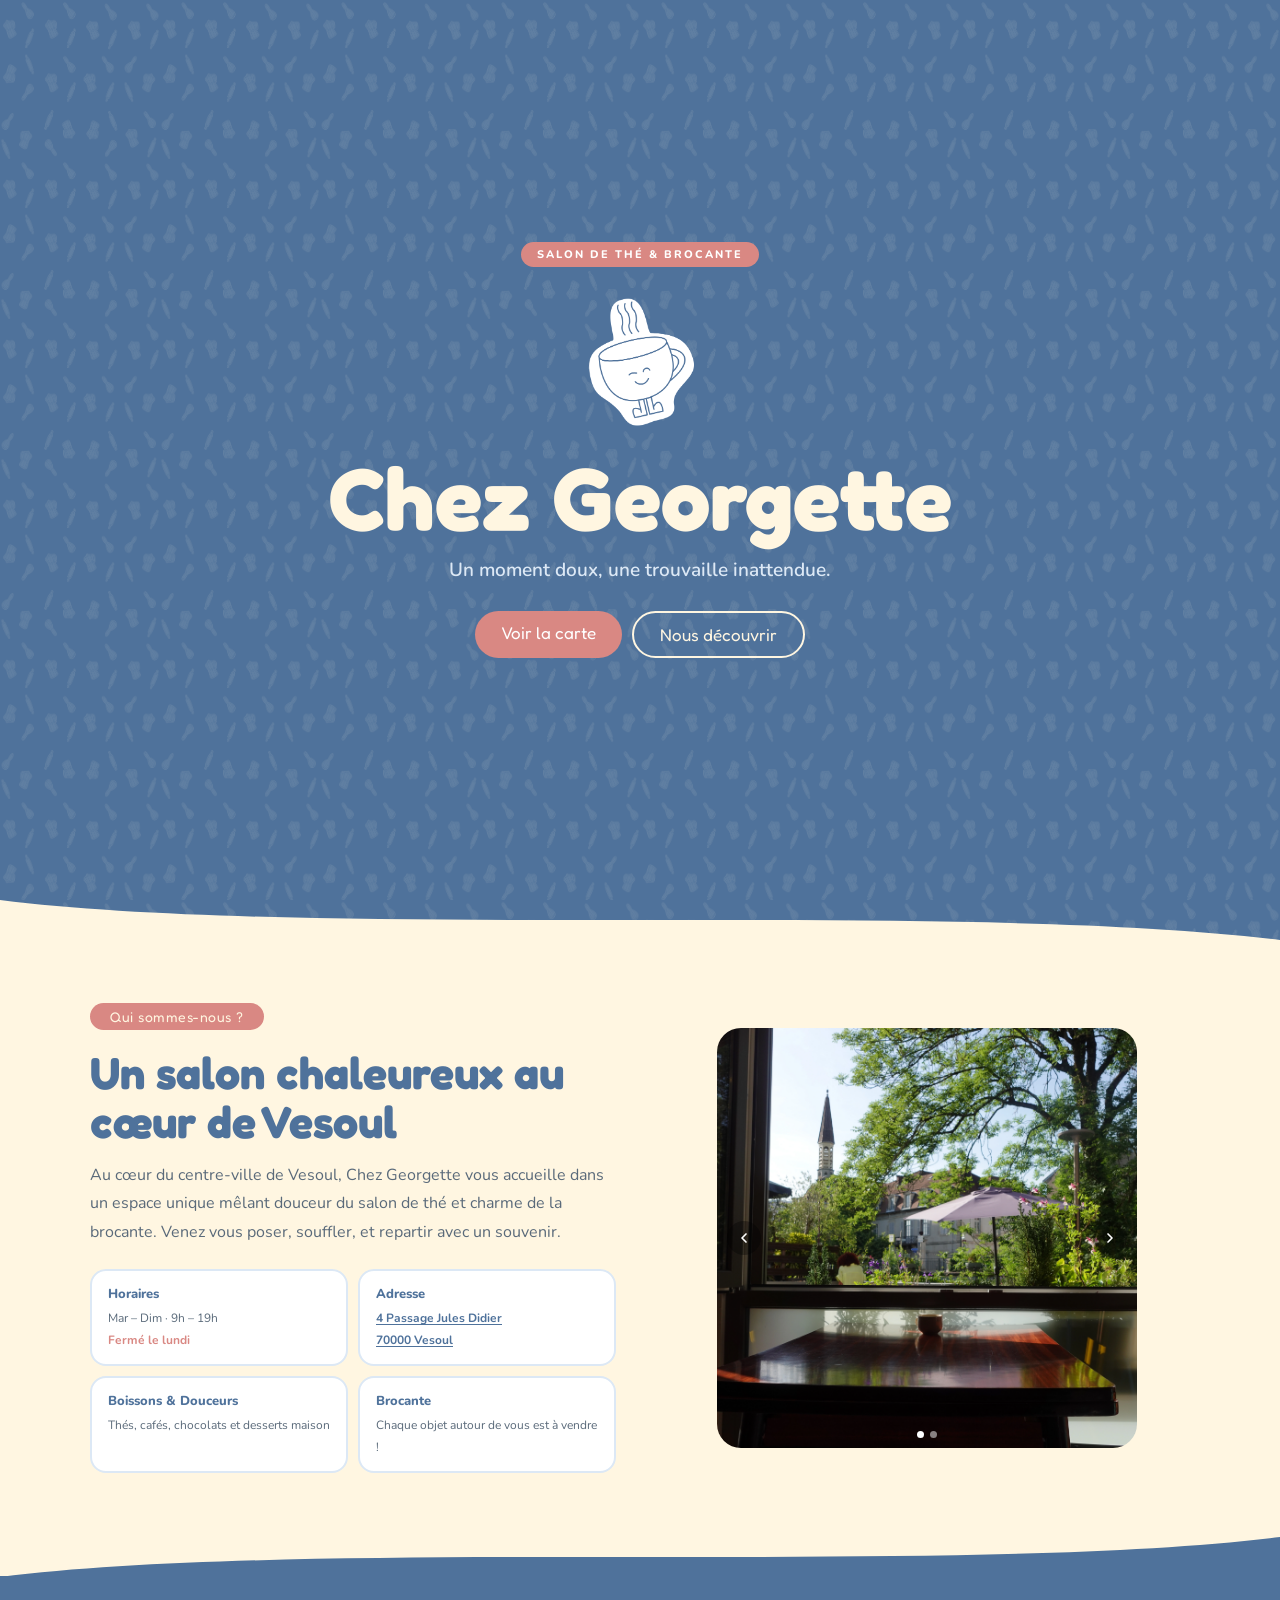
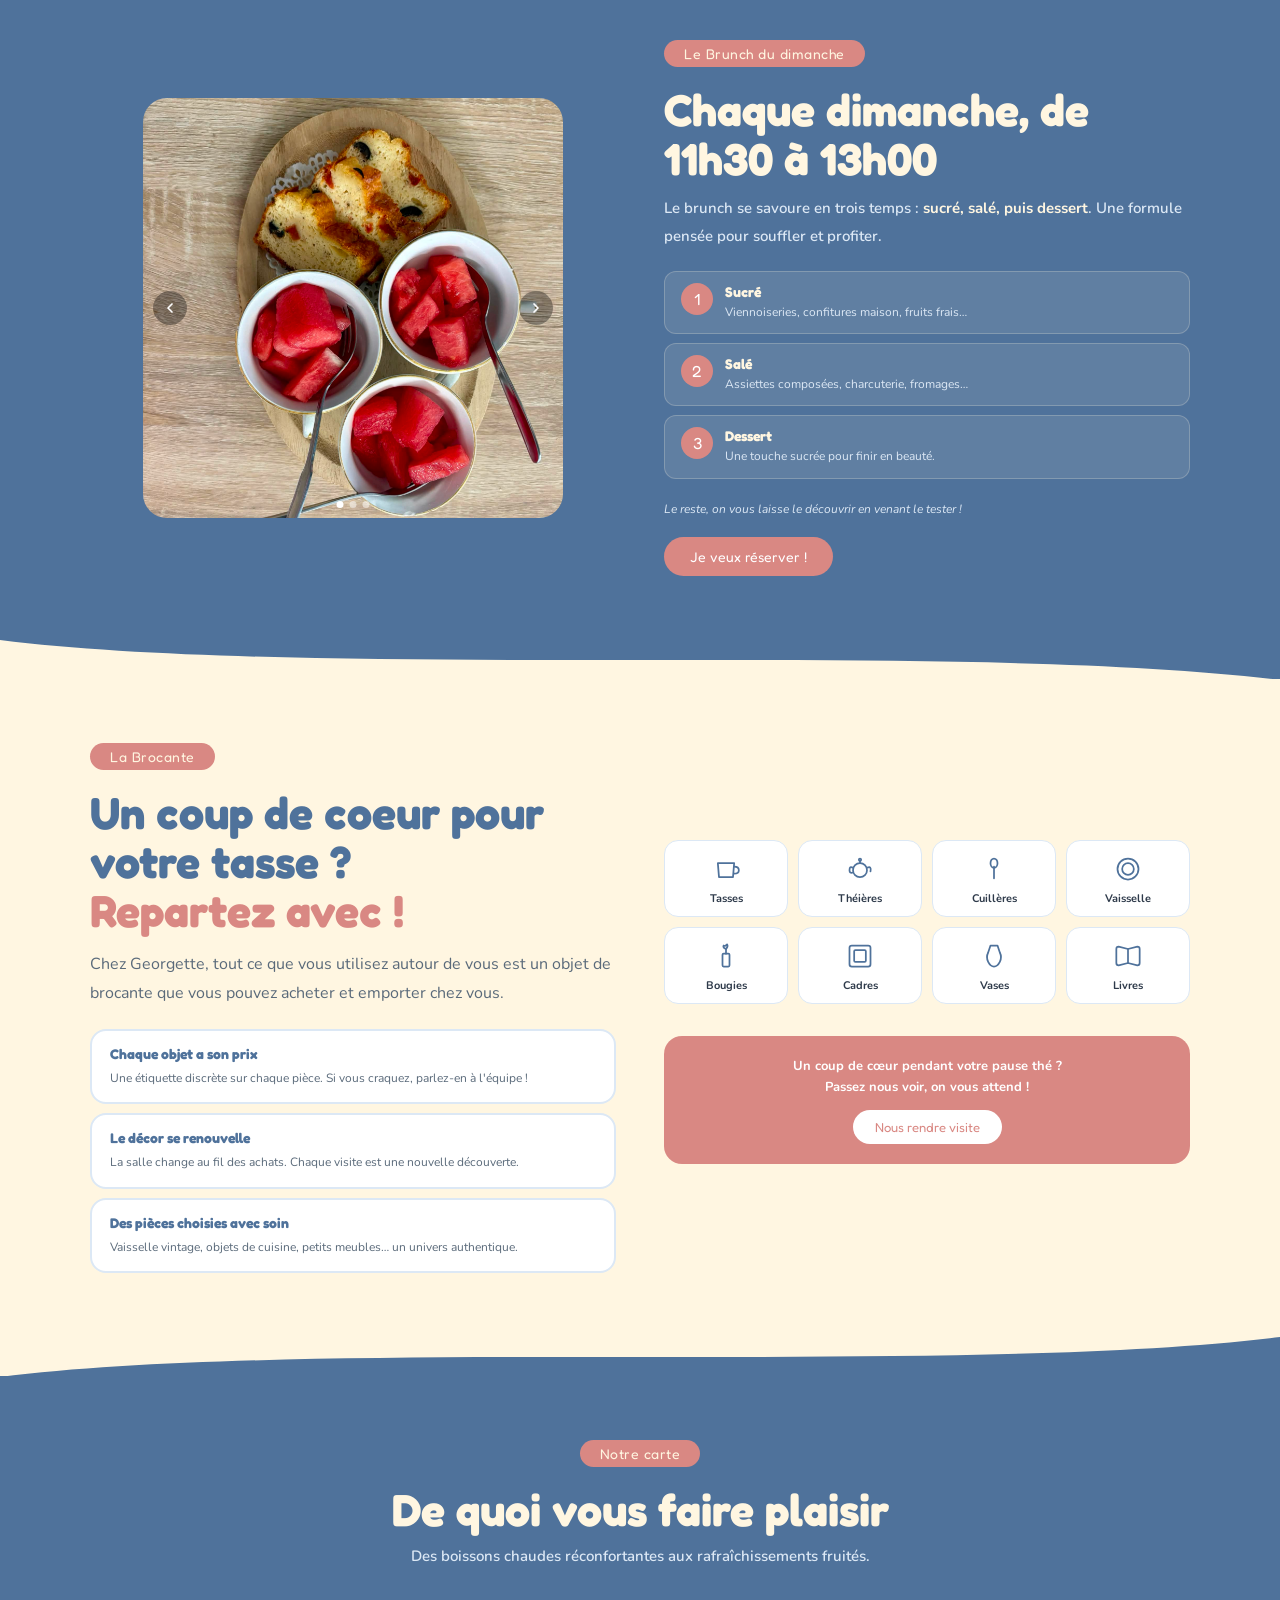
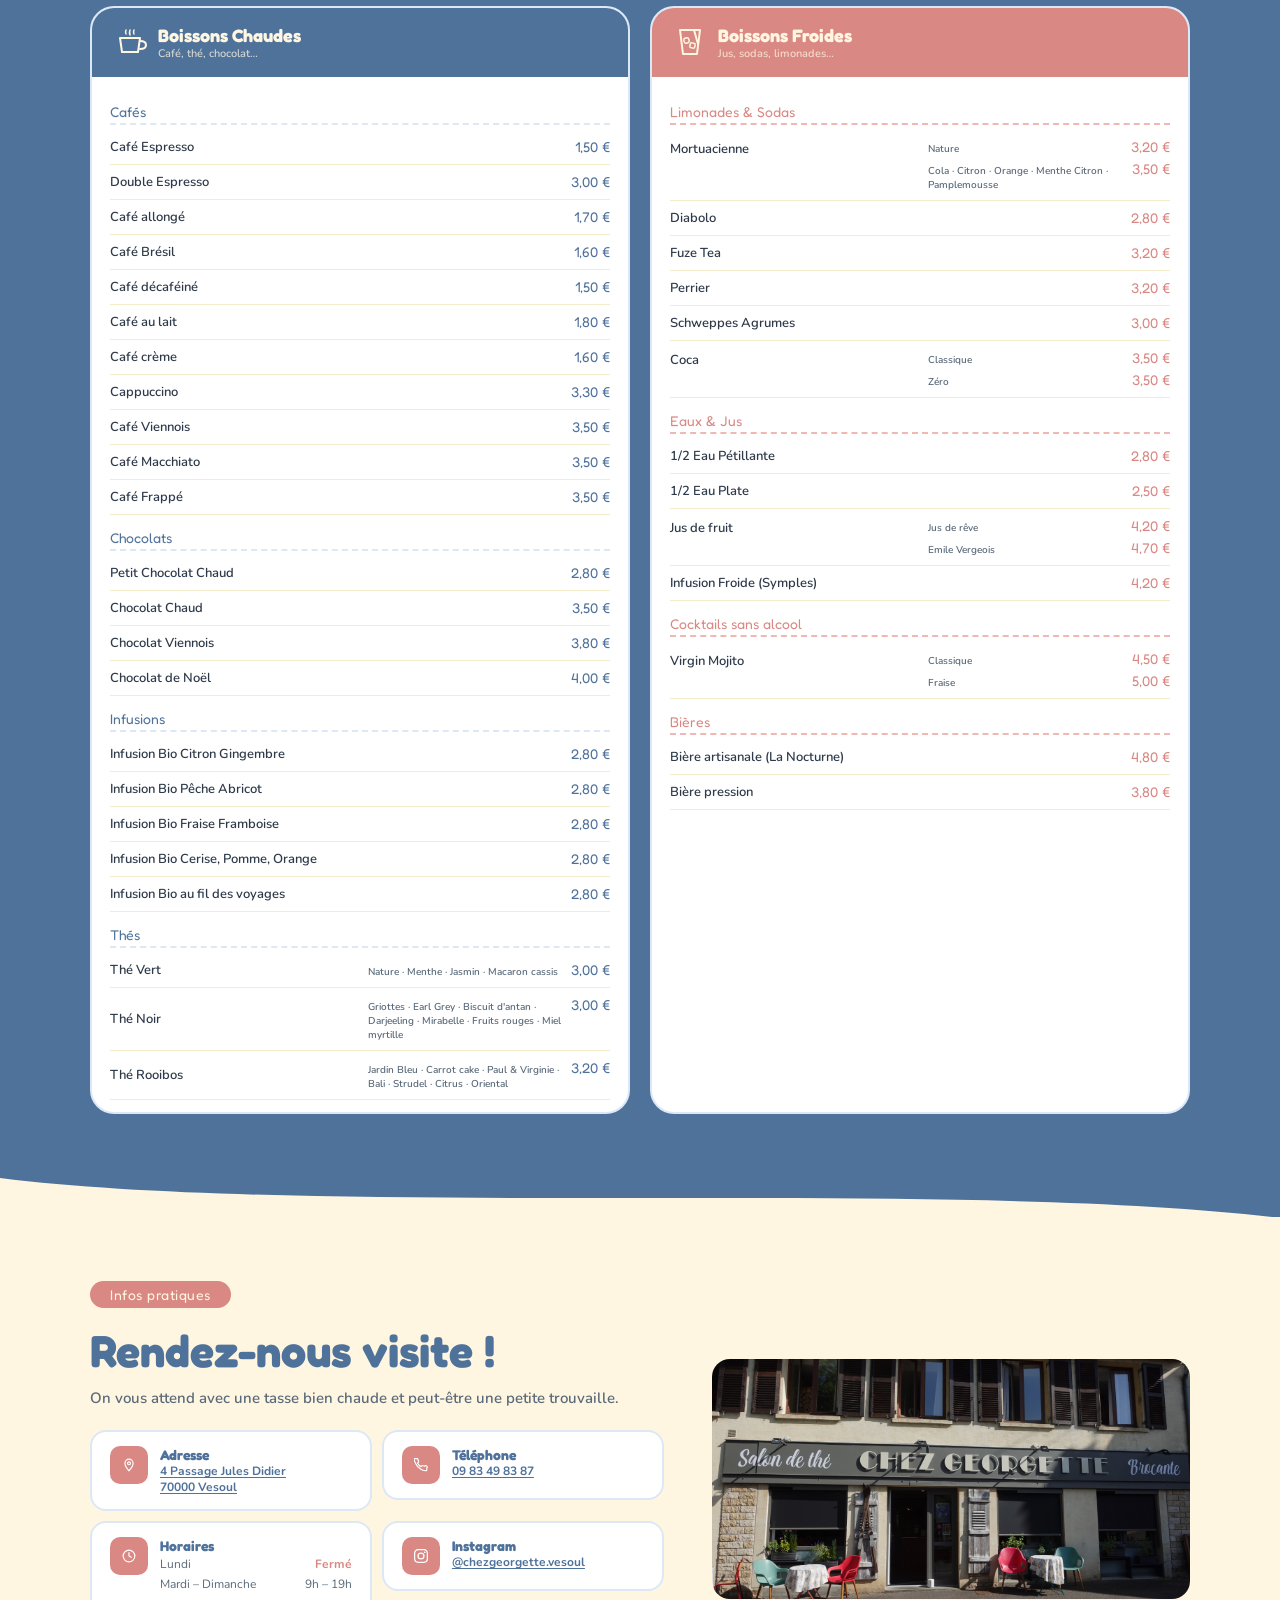
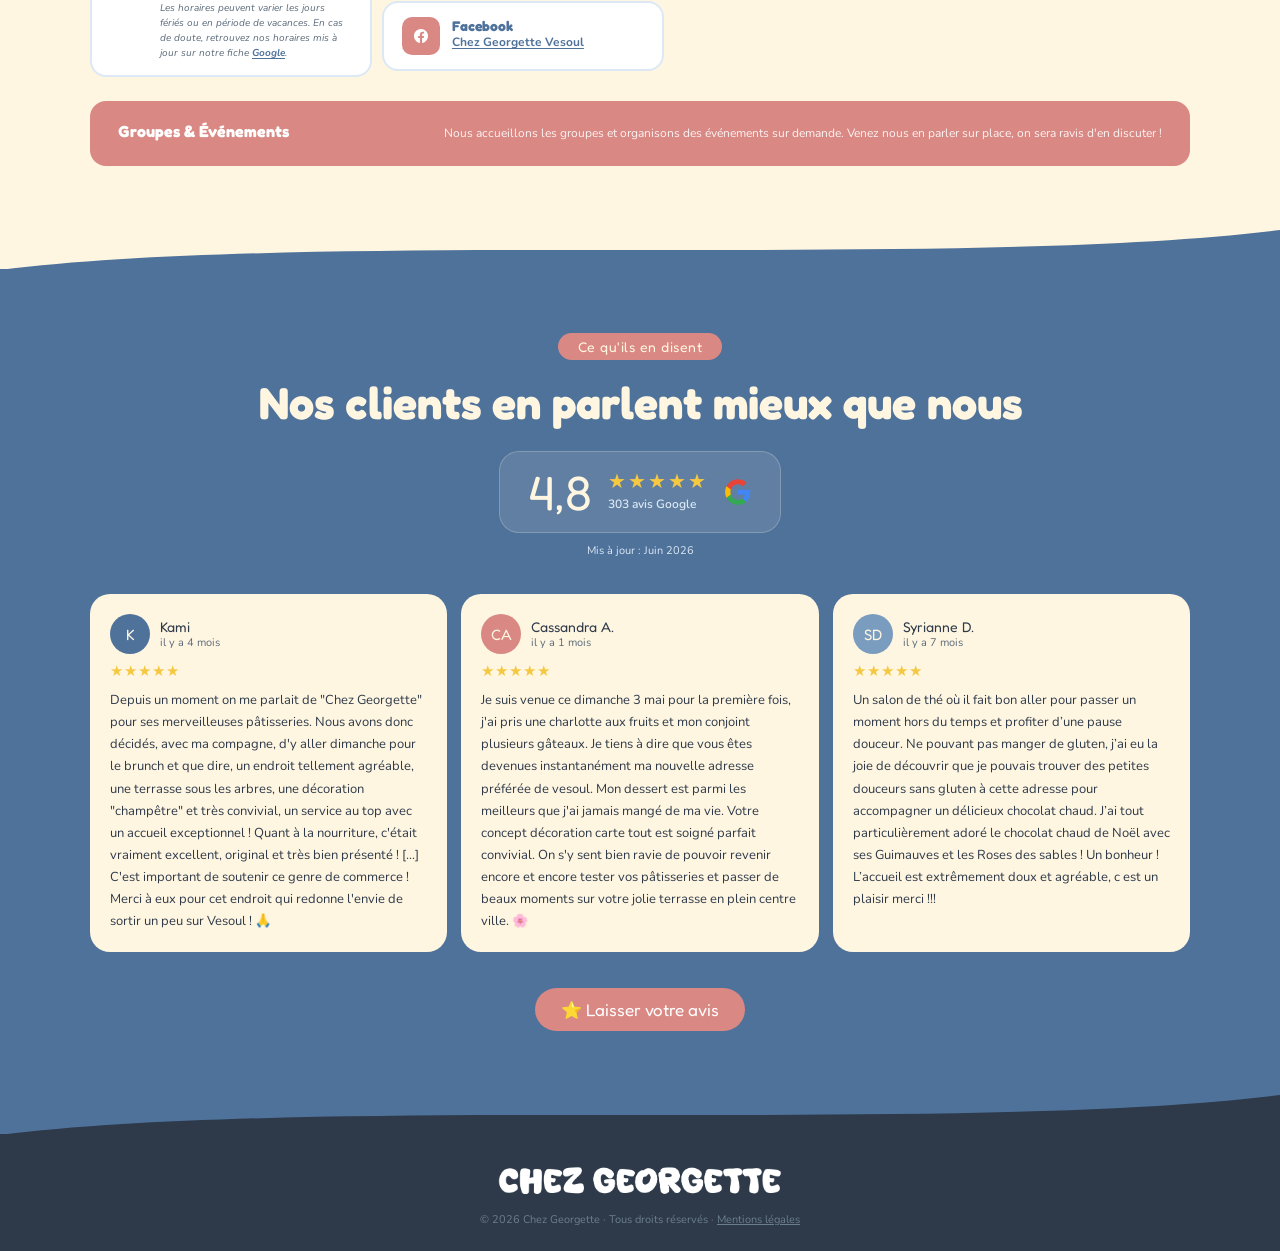
<file: index.html>
﻿<!DOCTYPE html>
<html lang="fr">
<head>
  <meta charset="UTF-8">
  <meta name="viewport" content="width=device-width, initial-scale=1.0">
  <title>Chez Georgette — Salon de thé & Brocante · Vesoul</title>
  <!-- ~155 caractères pour Google -->
  <meta name="description" content="Salon de thé & brocante à Vesoul. Desserts maison, boissons chaudes & fraîches selon la saison, terrasse au bord du Durgeon et brunch le dimanche. Ouvert mar–dim 9h–19h.">

  <!-- Open Graph / Discord / réseaux sociaux (~200 caractères) -->
  <meta property="og:type"        content="website">
  <meta property="og:url"         content="https://chezgeorgette-vesoul.fr">
  <meta property="og:title"       content="Chez Georgette — Salon de thé & Brocante · Vesoul">
  <meta property="og:description" content="Situé au cœur de Vesoul, Chez Georgette vous accueille dans une ambiance vintage. Desserts maison, boissons chaudes ou fraîches selon la saison, terrasse au bord du Durgeon et brunch le dimanche. Ouvert mar–dim 9h–19h.">
  <meta property="og:image"       content="https://chezgeorgette-vesoul.fr/images/exterieur.webp">
  <meta property="og:image:alt"   content="Extérieur du salon de thé Chez Georgette à Vesoul">
  <meta property="og:locale"      content="fr_FR">

  <!-- Twitter Card (~200 caractères) -->
  <meta name="twitter:card"        content="summary_large_image">
  <meta name="twitter:title"       content="Chez Georgette — Salon de thé & Brocante · Vesoul">
  <meta name="twitter:description" content="Desserts maison & boissons de saison au bord du Durgeon, à Vesoul. Ambiance vintage, brocante, terrasse et brunch le dimanche. Ouvert mar–dim 9h–19h.">
  <meta name="twitter:image"       content="https://chezgeorgette-vesoul.fr/images/exterieur.webp">
  <link rel="preconnect" href="https://fonts.googleapis.com">
  <link rel="preconnect" href="https://fonts.gstatic.com" crossorigin>
  <link href="https://fonts.googleapis.com/css2?family=Fredoka+One&family=Nunito:wght@400;600;700;800&display=swap" rel="stylesheet">
  <link rel="icon" type="image/png" href="images/cup.png">
  <link rel="stylesheet" href="css/style.css">
</head>
<body>

<!-- ============================================================
     BOUTON RETOUR EN HAUT
     ============================================================ -->
<button class="back-to-top" aria-label="Retour en haut">
  <svg width="18" height="18" viewBox="0 0 24 24" fill="none" stroke="#FFF6E1" stroke-width="2.5" stroke-linecap="round" stroke-linejoin="round">
    <polyline points="18 15 12 9 6 15"></polyline>
  </svg>
</button>


<!-- ============================================================
     HERO
     ============================================================ -->
<section id="accueil" class="hero">

  <div class="hero__pattern" style="background-image: url('images/pattern.png');"></div>

  <div class="hero__content">
    <span class="hero__badge">Salon de thé &amp; Brocante</span>

    <img
      src="images/cup.png"
      alt="Mascotte tasse"
      class="hero__cup"
    >

    <h1 class="hero__title">Chez Georgette</h1>

    <p class="hero__subtitle">Un moment doux, une trouvaille inattendue.</p>

    <div class="hero__actions">
      <a href="#carte" class="btn btn--rose">Voir la carte</a>
      <a href="#presentation" class="btn btn--outline-creme">Nous découvrir</a>
    </div>
  </div>
</section>


<!-- Wave bleu → crème -->
<div class="wave wave--pattern" style="background:#4F729B;">
  <svg viewBox="0 0 1440 60" xmlns="http://www.w3.org/2000/svg" preserveAspectRatio="none">
    <path d="M0,0 C360,60 1080,0 1440,60 L1440,60 L0,60 Z" fill="#FFF6E1"/>
  </svg>
</div>


<!-- ============================================================
     PRÉSENTATION
     ============================================================ -->
<section id="presentation" class="gg-section presentation">
  <div class="gg-inner">
    <div class="gg-grid2">

      <!-- Colonne texte -->
      <div>
        <span class="tag tag--rose">Qui sommes-nous ?</span>
        <h2 class="section-title">Un salon chaleureux au cœur de Vesoul</h2>
        <p class="section-body">
          Au cœur du centre-ville de Vesoul, Chez Georgette vous accueille dans un espace unique
          mêlant douceur du salon de thé et charme de la brocante. Venez vous poser, souffler,
          et repartir avec un souvenir.
        </p>

        <div class="gg-grid-cards">
          <div class="info-card">
            <strong class="info-card__title">Horaires</strong>
            <span class="info-card__desc">Mar – Dim · 9h – 19h<br><span style="color:var(--rose);font-weight:700;">Fermé le lundi</span></span>
          </div>
          <div class="info-card">
            <strong class="info-card__title">Adresse</strong>
            <a href="https://maps.app.goo.gl/gsRcGTiB2UF8qiqy8" target="_blank" rel="noopener noreferrer" class="info-card__desc contact-card__link">4 Passage Jules Didier<br>70000 Vesoul</a>
          </div>
          <div class="info-card">
            <strong class="info-card__title">Boissons &amp; Douceurs</strong>
            <span class="info-card__desc">Thés, cafés, chocolats et desserts maison</span>
          </div>
          <div class="info-card">
            <strong class="info-card__title">Brocante</strong>
            <span class="info-card__desc">Chaque objet autour de vous est à vendre !</span>
          </div>
        </div>
      </div>

      <!-- Colonne photo -->
      <div style="display:flex;flex-direction:column;gap:14px;">
     
        <div class="carrousel" style="aspect-ratio:1/1;border-radius:24px;max-width:420px;margin:0 auto;">
          <div class="carrousel__piste">
            <img src="images/interieur.webp" alt="Intérieur du salon de thé">
            <img src="images/exterieur.webp" alt="Extérieur du salon de thé">
          </div>
          <button class="carrousel__btn carrousel__btn--prev" aria-label="Image précédente">
            <svg width="16" height="16" viewBox="0 0 24 24" fill="none" stroke="white" stroke-width="2.5" stroke-linecap="round" stroke-linejoin="round"><polyline points="15 18 9 12 15 6"/></svg>
          </button>
          <button class="carrousel__btn carrousel__btn--next" aria-label="Image suivante">
            <svg width="16" height="16" viewBox="0 0 24 24" fill="none" stroke="white" stroke-width="2.5" stroke-linecap="round" stroke-linejoin="round"><polyline points="9 18 15 12 9 6"/></svg>
          </button>
          <div class="carrousel__points">
            <span class="carrousel__point carrousel__point--actif"></span>
            <span class="carrousel__point"></span>
          </div>
        </div>
      </div>

    </div>
  </div>
</section>


<!-- Wave crème → bleu (retournée) -->
<div class="wave" style="background:#FFF6E1;">
  <svg viewBox="0 0 1440 60" xmlns="http://www.w3.org/2000/svg" preserveAspectRatio="none">
    <path d="M0,60 C360,0 1080,60 1440,0 L1440,60 L0,60 Z" fill="#4F729B"/>
  </svg>
</div>


<!-- ============================================================
     BRUNCH
     ============================================================ -->
<section id="brunch" class="gg-section brunch">
  <div class="gg-inner">
    <div class="gg-grid2">

      <!-- Colonne photo -->
      <div>
 
        <div class="carrousel" style="aspect-ratio:1/1;border-radius:24px;max-width:420px;margin:0 auto;">
          <div class="carrousel__piste">
            <img src="images/brunch/brunch-1.webp" alt="Brunch chez Georgette">
            <img src="images/brunch/brunch-2.webp" alt="Brunch chez Georgette">
            <img src="images/brunch/brunch-3.webp" alt="Brunch chez Georgette">
          </div>
          <button class="carrousel__btn carrousel__btn--prev" aria-label="Image précédente">
            <svg width="16" height="16" viewBox="0 0 24 24" fill="none" stroke="white" stroke-width="2.5" stroke-linecap="round" stroke-linejoin="round"><polyline points="15 18 9 12 15 6"/></svg>
          </button>
          <button class="carrousel__btn carrousel__btn--next" aria-label="Image suivante">
            <svg width="16" height="16" viewBox="0 0 24 24" fill="none" stroke="white" stroke-width="2.5" stroke-linecap="round" stroke-linejoin="round"><polyline points="9 18 15 12 9 6"/></svg>
          </button>
          <div class="carrousel__points">
            <span class="carrousel__point carrousel__point--actif"></span>
            <span class="carrousel__point"></span>
            <span class="carrousel__point"></span>
          </div>
        </div>
      </div>

      <!-- Colonne texte -->
      <div>
        <span class="tag tag--rose">Le Brunch du dimanche</span>
        <h2>Chaque dimanche, de 11h30 à 13h00</h2>
        <p class="brunch__intro">
          Le brunch se savoure en trois temps :
          <strong>sucré, salé, puis dessert</strong>.
          Une formule pensée pour souffler et profiter.
        </p>

        <div class="flex-col" style="margin-bottom:20px;">
          <div class="brunch-step">
            <span class="brunch-step__num">1</span>
            <div>
              <strong class="brunch-step__label">Sucré</strong>
              <span class="brunch-step__desc">Viennoiseries, confitures maison, fruits frais…</span>
            </div>
          </div>
          <div class="brunch-step">
            <span class="brunch-step__num">2</span>
            <div>
              <strong class="brunch-step__label">Salé</strong>
              <span class="brunch-step__desc">Assiettes composées, charcuterie, fromages…</span>
            </div>
          </div>
          <div class="brunch-step">
            <span class="brunch-step__num">3</span>
            <div>
              <strong class="brunch-step__label">Dessert</strong>
              <span class="brunch-step__desc">Une touche sucrée pour finir en beauté.</span>
            </div>
          </div>
        </div>

        <p class="brunch__note">Le reste, on vous laisse le découvrir en venant le tester !</p>

        <a href="#infos" class="btn btn--rose" style="font-size:14px;">Je veux réserver !</a>
      </div>

    </div>
  </div>
</section>


<!-- Wave bleu → crème -->
<div class="wave" style="background:#4F729B;">
  <svg viewBox="0 0 1440 60" xmlns="http://www.w3.org/2000/svg" preserveAspectRatio="none">
    <path d="M0,0 C360,60 1080,0 1440,60 L1440,60 L0,60 Z" fill="#FFF6E1"/>
  </svg>
</div>


<!-- ============================================================
     BROCANTE
     ============================================================ -->
<section id="brocante" class="gg-section brocante">
  <div class="gg-inner">
    <div class="gg-grid2-top">

      <!-- Colonne gauche : intro + 3 cartes -->
      <div>
        <span class="tag tag--rose">La Brocante</span>
        <h2 class="section-title">
          Un coup de coeur pour votre tasse ?<br>
          <span style="color:var(--rose);">Repartez avec !</span>
        </h2>
        <p class="section-body">
          Chez Georgette, tout ce que vous utilisez autour de vous est un objet de brocante
          que vous pouvez acheter et emporter chez vous.
        </p>

        <div class="flex-col">
          <div class="brocante-card">
            <strong class="brocante-card__title">Chaque objet a son prix</strong>
            <span class="brocante-card__desc">Une étiquette discrète sur chaque pièce. Si vous craquez, parlez-en à l'équipe !</span>
          </div>
          <div class="brocante-card">
            <strong class="brocante-card__title">Le décor se renouvelle</strong>
            <span class="brocante-card__desc">La salle change au fil des achats. Chaque visite est une nouvelle découverte.</span>
          </div>
          <div class="brocante-card">
            <strong class="brocante-card__title">Des pièces choisies avec soin</strong>
            <span class="brocante-card__desc">Vaisselle vintage, objets de cuisine, petits meubles… un univers authentique.</span>
          </div>
        </div>
      </div>

      <!-- Colonne droite : grille d'articles + encart -->
      <div style="align-self:center;display:flex;flex-direction:column;justify-content:center;">

        <div class="objets-grid">

          <div class="objet-card">
            <svg viewBox="0 0 24 24" fill="none" stroke="currentColor" stroke-width="1.5" stroke-linecap="round" stroke-linejoin="round">
              <path d="M5 7 L6 19 H18 L19 7 Z"/>
              <path d="M19 10 Q23 10 23 13 Q23 16 19 16"/>
            </svg>
            <span>Tasses</span>
          </div>

          <div class="objet-card">
            <svg viewBox="0 0 24 24" fill="none" stroke="currentColor" stroke-width="1.5" stroke-linecap="round" stroke-linejoin="round">
              <circle cx="12" cy="13" r="6"/>
              <path d="M12 7 L12 5"/>
              <circle cx="12" cy="4" r="1"/>
              <path d="M18 11 Q22 9 21 14"/>
              <path d="M6 11 Q3 9 3 13 Q3 16 6 15"/>
            </svg>
            <span>Théières</span>
          </div>

          <div class="objet-card">
            <svg viewBox="0 0 24 24" fill="none" stroke="currentColor" stroke-width="1.5" stroke-linecap="round" stroke-linejoin="round">
              <path d="M12 20 L12 10"/>
              <ellipse cx="12" cy="7" rx="3" ry="4"/>
            </svg>
            <span>Cuillères</span>
          </div>

          <div class="objet-card">
            <svg viewBox="0 0 24 24" fill="none" stroke="currentColor" stroke-width="1.5" stroke-linecap="round" stroke-linejoin="round">
              <circle cx="12" cy="12" r="9"/>
              <circle cx="12" cy="12" r="5"/>
            </svg>
            <span>Vaisselle</span>
          </div>

          <div class="objet-card">
            <svg viewBox="0 0 24 24" fill="none" stroke="currentColor" stroke-width="1.5" stroke-linecap="round" stroke-linejoin="round">
              <rect x="9" y="10" width="6" height="11" rx="1"/>
              <path d="M12 10 L12 6"/>
              <path d="M12 6 Q14 4 13 2 Q11 4 10 3 Q9 5 12 6 Z"/>
            </svg>
            <span>Bougies</span>
          </div>

          <div class="objet-card">
            <svg viewBox="0 0 24 24" fill="none" stroke="currentColor" stroke-width="1.5" stroke-linecap="round" stroke-linejoin="round">
              <rect x="3" y="3" width="18" height="18" rx="2"/>
              <rect x="7" y="7" width="10" height="10" rx="1"/>
            </svg>
            <span>Cadres</span>
          </div>

          <div class="objet-card">
            <svg viewBox="0 0 24 24" fill="none" stroke="currentColor" stroke-width="1.5" stroke-linecap="round" stroke-linejoin="round">
              <path d="M9 3 H15 L17 9 Q19 13 17 17 Q15 21 12 21 Q9 21 7 17 Q5 13 7 9 Z"/>
            </svg>
            <span>Vases</span>
          </div>

          <div class="objet-card">
            <svg viewBox="0 0 24 24" fill="none" stroke="currentColor" stroke-width="1.5" stroke-linecap="round" stroke-linejoin="round">
              <path d="M2 6 Q2 4 4 4 L12 6 L20 4 Q22 4 22 6 L22 18 Q22 20 20 20 L12 18 L4 20 Q2 20 2 18 Z"/>
              <line x1="12" y1="6" x2="12" y2="18"/>
            </svg>
            <span>Livres</span>
          </div>

        </div>

        <div class="brocante-encart-rose" style="margin-top:14px;">
          <p>Un coup de cœur pendant votre pause thé ?<br>Passez nous voir, on vous attend !</p>
          <a href="#infos" class="btn--blanc-rose">Nous rendre visite</a>
        </div>
      </div>

    </div>
  </div>
</section>


<!-- Wave crème → bleu (retournée) -->
<div class="wave" style="background:#FFF6E1;">
  <svg viewBox="0 0 1440 60" xmlns="http://www.w3.org/2000/svg" preserveAspectRatio="none">
    <path d="M0,60 C360,0 1080,60 1440,0 L1440,60 L0,60 Z" fill="#4F729B"/>
  </svg>
</div>


<!-- ============================================================
     CARTE
     ============================================================ -->
<section id="carte" class="gg-section carte">
  <div class="gg-inner">

    <div class="carte__intro">
      <span class="tag tag--rose">Notre carte</span>
      <h2>De quoi vous faire plaisir</h2>
      <p>Des boissons chaudes réconfortantes aux rafraîchissements fruités.</p>
    </div>

    <div class="gg-grid-menu">

      <!-- BOISSONS CHAUDES — contenu généré par main.js depuis produits.js -->
      <div class="menu-card">
        <div class="menu-card__header menu-card__header--bleu">
          <svg width="36" height="36" viewBox="0 0 36 36" fill="none" xmlns="http://www.w3.org/2000/svg">
            <path d="M8 14 L10 28 H26 L28 14 Z" stroke="#FFF6E1" stroke-width="2" stroke-linejoin="round"/>
            <path d="M28 17 Q34 17 34 21 Q34 25 28 25" stroke="#FFF6E1" stroke-width="2" stroke-linecap="round" fill="none"/>
            <path d="M14 10 Q13 8 14 6" stroke="#FFF6E1" stroke-width="1.5" stroke-linecap="round" fill="none"/>
            <path d="M18 11 Q17 8.5 18 6" stroke="#FFF6E1" stroke-width="1.5" stroke-linecap="round" fill="none"/>
            <path d="M22 10 Q21 8 22 6" stroke="#FFF6E1" stroke-width="1.5" stroke-linecap="round" fill="none"/>
          </svg>
          <div>
            <h3>Boissons Chaudes</h3>
            <p>Café, thé, chocolat…</p>
          </div>
        </div>
        <div class="menu-card__body" id="menu-chauds"></div>
      </div>

      <!-- BOISSONS FROIDES — contenu généré par main.js depuis produits.js -->
      <div class="menu-card">
        <div class="menu-card__header menu-card__header--rose">
          <svg width="36" height="36" viewBox="0 0 36 36" fill="none" xmlns="http://www.w3.org/2000/svg">
            <path d="M8 6 L11 30 H25 L28 6 Z" stroke="#FFF6E1" stroke-width="2" stroke-linejoin="round" fill="none"/>
            <line x1="22" y1="6" x2="26" y2="20" stroke="#FFF6E1" stroke-width="2" stroke-linecap="round"/>
            <rect x="12" y="14" width="5" height="5" rx="1.5" stroke="#FFF6E1" stroke-width="1.5" fill="none" transform="rotate(-15 14.5 16.5)"/>
            <rect x="18" y="19" width="5" height="5" rx="1.5" stroke="#FFF6E1" stroke-width="1.5" fill="none" transform="rotate(10 20.5 21.5)"/>
          </svg>
          <div>
            <h3>Boissons Froides</h3>
            <p>Jus, sodas, limonades…</p>
          </div>
        </div>
        <div class="menu-card__body" id="menu-froids"></div>
      </div>

    </div>
  </div>
</section>


<!-- Wave bleu → crème -->
<div class="wave" style="background:#4F729B;">
  <svg viewBox="0 0 1440 60" xmlns="http://www.w3.org/2000/svg" preserveAspectRatio="none">
    <path d="M0,0 C360,60 1080,0 1440,60 L1440,60 L0,60 Z" fill="#FFF6E1"/>
  </svg>
</div>


<!-- ============================================================
     INFOS PRATIQUES
     ============================================================ -->
<section id="infos" class="gg-section infos">
  <div class="gg-inner">
    <div class="gg-grid-infos">

      <!-- Colonne gauche -->
      <div>
        <span class="tag tag--rose">Infos pratiques</span>
        <h2>Rendez-nous visite !</h2>
        <p class="infos__intro">
          On vous attend avec une tasse bien chaude et peut-être une petite trouvaille.
        </p>

        <div class="contact-grid" style="margin-top:18px;">

          <!-- Adresse -->
          <div class="contact-card">
            <div class="contact-card__icon">
              <svg width="14" height="14" viewBox="0 0 24 24" fill="none" stroke="white" stroke-width="2" stroke-linecap="round" stroke-linejoin="round">
                <path d="M12 2C8.13 2 5 5.13 5 9c0 5.25 7 13 7 13s7-7.75 7-13c0-3.87-3.13-7-7-7z"/>
                <circle cx="12" cy="9" r="2.5"/>
              </svg>
            </div>
            <div>
              <strong class="contact-card__title">Adresse</strong>
              <a href="https://maps.app.goo.gl/gsRcGTiB2UF8qiqy8" target="_blank" rel="noopener noreferrer" class="contact-card__detail contact-card__link">4 Passage Jules Didier<br>70000 Vesoul</a>
            </div>
          </div>

          <!-- Téléphone -->
          <div class="contact-card">
            <div class="contact-card__icon">
              <svg width="14" height="14" viewBox="0 0 24 24" fill="none" stroke="white" stroke-width="2" stroke-linecap="round" stroke-linejoin="round">
                <path d="M22 16.92v3a2 2 0 01-2.18 2 19.79 19.79 0 01-8.63-3.07A19.5 19.5 0 013.07 9.81a19.79 19.79 0 01-3.07-8.68A2 2 0 012 .94h3a2 2 0 012 1.72 12.84 12.84 0 00.7 2.81 2 2 0 01-.45 2.11L6.09 8.91a16 16 0 006 6l1.27-1.27a2 2 0 012.11-.45 12.84 12.84 0 002.81.7A2 2 0 0122 16.92z"/>
              </svg>
            </div>
            <div>
              <strong class="contact-card__title">Téléphone</strong>
              <a href="tel:+33983498387" class="contact-card__detail contact-card__link">09 83 49 83 87</a>
            </div>
          </div>

          <!-- Horaires -->
          <div class="contact-card">
            <div class="contact-card__icon">
              <svg width="14" height="14" viewBox="0 0 24 24" fill="none" stroke="white" stroke-width="2" stroke-linecap="round" stroke-linejoin="round">
                <circle cx="12" cy="12" r="10"/>
                <polyline points="12 6 12 12 16 14"/>
              </svg>
            </div>
            <div>
              <strong class="contact-card__title">Horaires</strong>
              <span class="contact-card__detail">
                <span class="horaire-ligne"><span>Lundi</span><span class="horaire-ferme">Fermé</span></span>
                <span class="horaire-ligne"><span>Mardi – Dimanche</span><span>9h – 19h</span></span>
                <span class="horaire-note">Les horaires peuvent varier les jours fériés ou en période de vacances. En cas de doute, retrouvez nos horaires mis à jour sur notre fiche <a href="https://maps.app.goo.gl/gsRcGTiB2UF8qiqy8" target="_blank" rel="noopener noreferrer">Google</a>.</span>
              </span>
            </div>
          </div>

          <!-- Instagram + Facebook empilés à droite des horaires -->
          <div class="contact-social-col">

            <div class="contact-card">
              <div class="contact-card__icon">
                <svg width="14" height="14" viewBox="0 0 24 24" fill="white" xmlns="http://www.w3.org/2000/svg">
                  <path d="M12 2.163c3.204 0 3.584.012 4.85.07 1.366.062 2.633.334 3.608 1.31.975.975 1.247 2.242 1.31 3.608.058 1.266.07 1.646.07 4.85s-.012 3.584-.07 4.85c-.062 1.366-.334 2.633-1.31 3.608-.975.975-2.242 1.247-3.608 1.31-1.266.058-1.646.07-4.85.07s-3.584-.012-4.85-.07c-1.366-.062-2.633-.334-3.608-1.31-.975-.975-1.247-2.242-1.31-3.608C2.175 15.584 2.163 15.204 2.163 12s.012-3.584.07-4.85c.062-1.366.334-2.633 1.31-3.608.975-.975 2.242-1.247 3.608-1.31C8.416 2.175 8.796 2.163 12 2.163zm0-2.163C8.741 0 8.332.014 7.052.072 5.197.157 3.355.673 2.014 2.014.673 3.355.157 5.197.072 7.052.014 8.332 0 8.741 0 12c0 3.259.014 3.668.072 4.948.085 1.855.601 3.697 1.942 5.038 1.341 1.341 3.183 1.857 5.038 1.942C8.332 23.986 8.741 24 12 24s3.668-.014 4.948-.072c1.855-.085 3.697-.601 5.038-1.942 1.341-1.341 1.857-3.183 1.942-5.038.058-1.28.072-1.689.072-4.948s-.014-3.668-.072-4.948c-.085-1.855-.601-3.697-1.942-5.038C20.645.673 18.803.157 16.948.072 15.668.014 15.259 0 12 0zm0 5.838a6.162 6.162 0 100 12.324 6.162 6.162 0 000-12.324zm0 10.162a4 4 0 110-8 4 4 0 010 8zm6.406-11.845a1.44 1.44 0 100 2.881 1.44 1.44 0 000-2.881z"/>
                </svg>
              </div>
              <div>
                <strong class="contact-card__title">Instagram</strong>
                <a href="https://www.instagram.com/chezgeorgette.vesoul/" target="_blank" rel="noopener noreferrer" class="contact-card__detail contact-card__link">@chezgeorgette.vesoul</a>
              </div>
            </div>

            <div class="contact-card">
              <div class="contact-card__icon">
                <svg width="14" height="14" viewBox="0 0 24 24" fill="white" xmlns="http://www.w3.org/2000/svg">
                  <path d="M24 12.073C24 5.405 18.627 0 12 0S0 5.405 0 12.073C0 18.1 4.388 23.094 10.125 24v-8.437H7.078v-3.49h3.047V9.413c0-3.025 1.792-4.697 4.533-4.697 1.312 0 2.686.235 2.686.235v2.97h-1.513c-1.491 0-1.956.93-1.956 1.886v2.266h3.328l-.532 3.49h-2.796V24C19.612 23.094 24 18.1 24 12.073z"/>
                </svg>
              </div>
              <div>
                <strong class="contact-card__title">Facebook</strong>
                <a href="https://www.facebook.com/chezgeorgette.vesoul/" target="_blank" rel="noopener noreferrer" class="contact-card__detail contact-card__link">Chez Georgette Vesoul</a>
              </div>
            </div>

          </div>

        </div>

      </div>

      <!-- Colonne droite -->
      <div style="display:flex;flex-direction:column;gap:12px;align-self:stretch;justify-content:center;">

        <div class="img-slot" style="height:240px;border-radius:18px;">
          <img src="images/enseigne.webp" alt="Enseigne du salon de thé">
        </div>

      </div>

    </div>

    <div class="commandes-encart commandes-encart--full">
      <strong>Groupes &amp; <br class="br-mobile">Événements</strong>
      <p>Nous accueillons les groupes et organisons des événements sur demande. Venez nous en parler sur place, on sera ravis d'en discuter !</p>
    </div>

  </div>
</section>


<!-- Wave crème → bleu (retournée) -->
<div class="wave" style="background:#FFF6E1;">
  <svg viewBox="0 0 1440 60" xmlns="http://www.w3.org/2000/svg" preserveAspectRatio="none">
    <path d="M0,60 C360,0 1080,60 1440,0 L1440,60 L0,60 Z" fill="#4F729B"/>
  </svg>
</div>


<!-- ============================================================
     AVIS GOOGLE
     ============================================================ -->
<section id="avis" class="gg-section avis-section">
  <div class="gg-inner">

    <div class="avis-intro">
      <span class="tag tag--rose">Ce qu'ils en disent</span>
      <h2>Nos clients en parlent mieux que nous</h2>

      <a href="https://maps.app.goo.gl/gsRcGTiB2UF8qiqy8" id="avis-lien-maps" target="_blank" rel="noopener noreferrer" class="avis-note-globale">
        <span class="avis-note-num" id="avis-note">—</span>
        <div class="avis-note-details">
          <span class="avis-etoiles-globales" id="avis-etoiles-globales">★★★★★</span>
          <span class="avis-count" id="avis-count">… avis Google</span>
        </div>
        <svg width="28" height="28" viewBox="0 0 24 24" xmlns="http://www.w3.org/2000/svg" aria-label="Google">
          <path d="M22.56 12.25c0-.78-.07-1.53-.2-2.25H12v4.26h5.92c-.26 1.37-1.04 2.53-2.21 3.31v2.77h3.57c2.08-1.92 3.28-4.74 3.28-8.09z" fill="#4285F4"/>
          <path d="M12 23c2.97 0 5.46-.98 7.28-2.66l-3.57-2.77c-.98.66-2.23 1.06-3.71 1.06-2.86 0-5.29-1.93-6.16-4.53H2.18v2.84C3.99 20.53 7.7 23 12 23z" fill="#34A853"/>
          <path d="M5.84 14.09c-.22-.66-.35-1.36-.35-2.09s.13-1.43.35-2.09V7.07H2.18C1.43 8.55 1 10.22 1 12s.43 3.45 1.18 4.93l2.85-2.22.81-.62z" fill="#FBBC05"/>
          <path d="M12 5.38c1.62 0 3.06.56 4.21 1.64l3.15-3.15C17.45 2.09 14.97 1 12 1 7.7 1 3.99 3.47 2.18 7.07l3.66 2.84c.87-2.6 3.3-4.53 6.16-4.53z" fill="#EA4335"/>
        </svg>
      </a>
      <p class="avis-maj" id="avis-maj"></p>
    </div>

    <div class="avis-grid" id="avis-grid"></div>

    <div class="avis-cta">
      <a href="https://g.page/r/CY_2JEAPZsD-EAE/review" target="_blank" rel="noopener noreferrer" class="btn btn--rose">
        ⭐ Laisser votre avis
      </a>
    </div>

  </div>
</section>


<!-- Wave bleu → dark (retournée) -->
<div class="wave" style="background:#4F729B;">
  <svg viewBox="0 0 1440 60" xmlns="http://www.w3.org/2000/svg" preserveAspectRatio="none">
    <path d="M0,60 C360,0 1080,60 1440,0 L1440,60 L0,60 Z" fill="#2e3a4a"/>
  </svg>
</div>


<!-- ============================================================
     FOOTER
     ============================================================ -->
<footer>
  <div class="footer__inner">
    <img src="images/logo.png" alt="Chez Georgette" class="footer__logo">
    <p class="footer__copy">© 2026 Chez Georgette · Tous droits réservés · <button class="footer__mentions" id="btn-mentions">Mentions légales</button></p>
  </div>
</footer>


<!-- ============================================================
     POPUP ALERTE
     ============================================================ -->
<div class="alerte-overlay" id="alerte-overlay" role="dialog" aria-modal="true" aria-label="Alerte">
  <div class="alerte-card">
    <button class="mentions-close" id="alerte-close" aria-label="Fermer">
      <svg width="18" height="18" viewBox="0 0 24 24" fill="none" stroke="currentColor" stroke-width="2.5" stroke-linecap="round"><line x1="18" y1="6" x2="6" y2="18"/><line x1="6" y1="6" x2="18" y2="18"/></svg>
    </button>

    <div class="alerte-icone">
      <svg width="40" height="40" viewBox="0 0 24 24" fill="none" stroke="currentColor" stroke-width="1.5" stroke-linecap="round" stroke-linejoin="round">
        <circle cx="12" cy="12" r="10"/>
        <line x1="12" y1="11" x2="12" y2="16"/>
        <line x1="12" y1="8" x2="12.01" y2="8"/>
      </svg>
    </div>

    <h2 class="alerte-titre" id="alerte-titre"></h2>
    <p class="alerte-message" id="alerte-message"></p>

    <button class="btn btn--rose alerte-btn" id="alerte-btn">C'est noté !</button>
  </div>
</div>


<!-- ============================================================
     POPUP MENTIONS LÉGALES
     ============================================================ -->
<div class="mentions-overlay" id="mentions-overlay" role="dialog" aria-modal="true" aria-label="Mentions légales">
  <div class="mentions-card">
    <button class="mentions-close" id="mentions-close" aria-label="Fermer">
      <svg width="18" height="18" viewBox="0 0 24 24" fill="none" stroke="currentColor" stroke-width="2.5" stroke-linecap="round"><line x1="18" y1="6" x2="6" y2="18"/><line x1="6" y1="6" x2="18" y2="18"/></svg>
    </button>

    <h2 class="mentions-titre">Mentions légales</h2>

    <div class="mentions-bloc">
      <strong>Éditeur du site</strong>
      <p>Chez Georgette (SARL THOMAS CECILE)<br>4 Passage Jules Didier<br>70000 Vesoul<br>Tél. : 09 83 49 83 87</p>
    </div>

    <div class="mentions-bloc">
      <strong>Hébergement</strong>
      <p>GitHub Pages (GitHub Inc.)<br> 88 Colin P. Kelly Jr. St<br>San Francisco CA 94107</p>
    </div>

    <div class="mentions-bloc">
      <strong>Crédits photos</strong>
      <p><a href="https://github.com/LolaRoth" target="_blank" rel="noopener noreferrer">Lola Roth</a> &amp; Chez Georgette<br>Toute reproduction sans autorisation écrite est interdite.</p>
    </div>

    <div class="mentions-bloc">
      <strong>Conception & design</strong>
      <p><a href="https://github.com/LolaRoth" target="_blank" rel="noopener noreferrer">Lola Roth</a></p>
    </div>

    <div class="mentions-bloc">
      <strong>Développement</strong>
      <p><a href="https://upixto.fr" target="_blank" rel="noopener noreferrer">Upixto</a></p>
    </div>

    <div class="mentions-bloc">
      <strong>Données personnelles & cookies</strong>
      <p>Ce site ne collecte aucune donnée personnelle et n'utilise aucun cookie de suivi ou de publicité.</p>
    </div>
  </div>
</div>

<script src="js/main.js"></script>
</body>
</html>
</file>
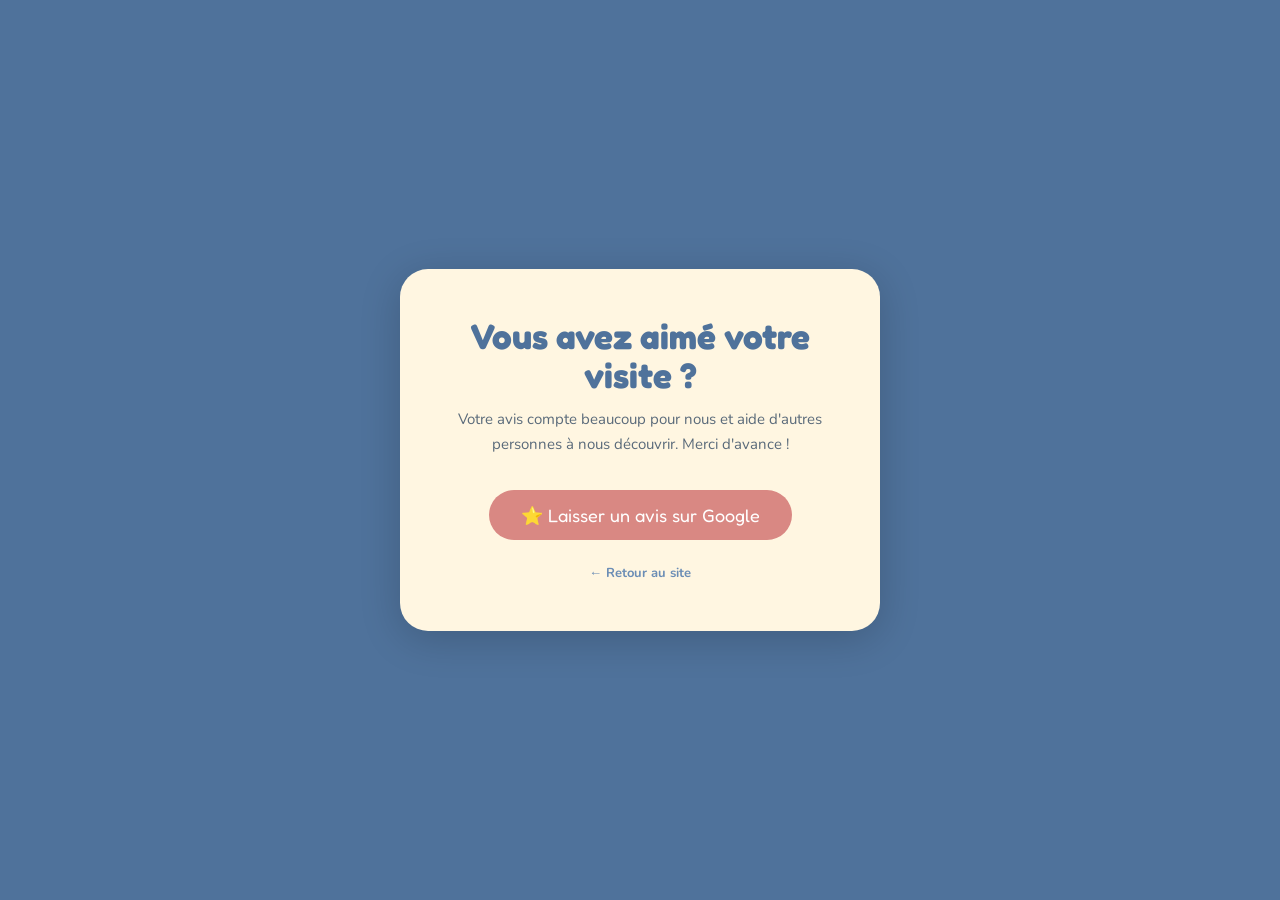
<file: avis.html>
<!DOCTYPE html>
<html lang="fr">
<head>
  <meta charset="UTF-8">
  <meta name="viewport" content="width=device-width, initial-scale=1.0">
  <title>Laisser un avis — Chez Georgette</title>
  <link rel="preconnect" href="https://fonts.googleapis.com">
  <link rel="preconnect" href="https://fonts.gstatic.com" crossorigin>
  <link href="https://fonts.googleapis.com/css2?family=Fredoka+One&family=Nunito:wght@400;600;700;800&display=swap" rel="stylesheet">
  <link rel="icon" type="image/png" href="images/cup.png">
  <link rel="stylesheet" href="css/style.css">
  <style>
    body {
      min-height: 100svh;
      display: flex;
      flex-direction: column;
      align-items: center;
      justify-content: center;
      background: var(--bleu);
      padding: 5%;
    }

    .avis-card {
      background: var(--creme);
      border-radius: 28px;
      padding: 48px 40px;
      max-width: 480px;
      width: 100%;
      text-align: center;
      box-shadow: 0 8px 40px rgba(0,0,0,0.18);
    }

    .avis-card img {
      height: 52px;
      width: auto;
      margin: 0 auto 24px;
    }

    .avis-card h1 {
      font-family: var(--font-display);
      font-size: clamp(1.6rem, 5vw, 2.2rem);
      color: var(--bleu);
      line-height: 1.1;
      margin-bottom: 12px;
    }

    .avis-card p {
      font-family: var(--font-body);
      font-size: 15px;
      color: var(--texte-doux);
      line-height: 1.7;
      margin-bottom: 32px;
    }

    .btn-avis {
      display: inline-flex;
      align-items: center;
      gap: 10px;
      background: var(--rose);
      color: var(--blanc);
      font-family: var(--font-display);
      font-size: 18px;
      padding: 14px 32px;
      border-radius: 50px;
      text-decoration: none;
      transition: opacity 0.2s;
    }

    .btn-avis:hover { opacity: 0.88; }

    /* Message de remerciement (caché par défaut) */
    .merci {
      display: none;
      margin-top: 28px;
      background: var(--bleu);
      border-radius: 16px;
      padding: 20px 24px;
    }

    .merci p {
      font-family: var(--font-body);
      font-size: 15px;
      color: var(--creme);
      line-height: 1.7;
      margin: 0;
    }

    .merci strong {
      font-family: var(--font-display);
      font-size: 17px;
      color: var(--creme);
      display: block;
      margin-bottom: 6px;
    }

    .merci.visible { display: block; }

    .retour {
      display: inline-block;
      margin-top: 24px;
      font-family: var(--font-body);
      font-size: 13px;
      font-weight: 700;
      color: var(--bleu-light);
      text-decoration: none;
    }

    .retour:hover { color: var(--bleu); }
  </style>
</head>
<body>

  <div class="avis-card">
    <h1>Vous avez aimé votre visite ?</h1>
    <p>Votre avis compte beaucoup pour nous et aide d'autres personnes à nous découvrir. Merci d'avance !</p>

    <a
      href="https://g.page/r/CY_2JEAPZsD-EAE/review"
      target="_blank"
      rel="noopener noreferrer"
      class="btn-avis"
      id="btn-avis"
    >
      ⭐ Laisser un avis sur Google
    </a>

    <div class="merci" id="merci">
      <strong>Merci infiniment ! 🙏</strong>
      <p>Votre avis nous aide à grandir et à accueillir encore mieux nos prochains visiteurs. À très bientôt chez Georgette !</p>
    </div>

    <br>
    <a href="index.html" class="retour">← Retour au site</a>
  </div>

  <script>
    fetch('data/avis.json')
      .then(res => res.json())
      .then(data => {
        const btn = document.getElementById('btn-avis');
        if (btn && data.lien_avis) btn.href = data.lien_avis;
      });

    document.getElementById('btn-avis').addEventListener('click', () => {
      document.getElementById('btn-avis').style.display = 'none';
      document.getElementById('merci').classList.add('visible');
    });
  </script>

</body>
</html>
</file>
<file: css/style.css>
/* ============================================================
   VARIABLES DE COULEURS — modifiez ici pour changer le thème
   ============================================================ */
:root {
  --bleu:         #4F729B;
  --bleu-light:   #6b8db5;
  --bleu-pale:    #dce8f5;
  --creme:        #FFF6E1;
  --creme-fonce:  #f5eccc;
  --rose:         #D98883;
  --rose-clair:   #f0b8b3;
  --blanc:        #ffffff;
  --texte:        #2e3a4a;
  --texte-doux:   #5a6a7a;
  --dark:         #2e3a4a;

  --font-display: 'Fredoka One', cursive;
  --font-body:    'Nunito', sans-serif;
}

/* ============================================================
   RESET & BASE
   ============================================================ */
*, *::before, *::after { box-sizing: border-box; margin: 0; padding: 0; }

html { scroll-behavior: smooth; }

body {
  font-family: var(--font-body);
  background: var(--creme);
  color: var(--texte);
  overflow-x: hidden;
  max-width: 100vw;
}

html {
  overflow-x: hidden;
}

img { display: block; max-width: 100%; }
a { text-decoration: none; }

/* ============================================================
   MISE EN PAGE
   ============================================================ */
.gg-section {
  padding: 64px 5%;
}

.gg-inner {
  max-width: 1100px;
  margin: 0 auto;
}

.gg-grid2 {
  display: grid;
  grid-template-columns: 1fr 1fr;
  gap: 48px;
  align-items: center;
}

.gg-grid2-top {
  display: grid;
  grid-template-columns: 1fr 1fr;
  gap: 48px;
  align-items: start;
}

.gg-grid-infos {
  display: grid;
  grid-template-columns: 1.2fr 1fr;
  gap: 48px;
  align-items: start;
}

.gg-grid-menu {
  display: grid;
  grid-template-columns: 1fr 1fr;
  gap: 20px;
}

.gg-grid-cards {
  display: grid;
  grid-template-columns: 1fr 1fr;
  gap: 10px;
}

/* ============================================================
   RESPONSIVE
   ============================================================ */
@media (max-width: 680px) {
  .gg-section { padding: 48px 5%; }
  .gg-grid2,
  .gg-grid2-top,
  .gg-grid-infos { grid-template-columns: 1fr !important; gap: 24px !important; }
  .gg-grid-menu  { grid-template-columns: 1fr !important; gap: 16px !important; }
  .contact-grid  { grid-template-columns: 1fr !important; }
  .contact-social-col { flex-direction: column; }

  /* Empêche les débordements horizontaux sur mobile */
  .img-slot, .carrousel { max-width: 100% !important; }
  .social-link { width: 100%; }

}

@media (max-width: 400px) {
  .gg-grid-cards { grid-template-columns: 1fr !important; }
}

/* ============================================================
   TAG (pastille colorée)
   ============================================================ */
.tag {
  display: inline-block;
  background: var(--bleu);
  color: var(--creme);
  font-family: var(--font-display);
  font-size: 14px;
  padding: 5px 20px;
  border-radius: 50px;
  margin-bottom: 18px;
  letter-spacing: 0.5px;
}

.tag--rose {
  background: var(--rose);
}

/* ============================================================
   WAVE (transition SVG entre sections)
   ============================================================ */
.wave {
  line-height: 0;
  margin-bottom: -1px;
}

.wave svg {
  display: block;
  width: 100%;
  height: 40px;
}

.wave--pattern {
  position: relative;
}

.wave--pattern::before {
  content: '';
  position: absolute;
  inset: 0;
  background-image: url('../images/pattern.png');
  background-size: 160px 160px;
  opacity: 0.1;
  pointer-events: none;
  z-index: 0;
}

.wave--pattern svg {
  position: relative;
  z-index: 1;
}

/* ============================================================
   SLOT IMAGE (photo ou placeholder)
   ============================================================ */
.img-slot {
  width: 100%;
  border-radius: 20px;
  overflow: hidden;
  flex-shrink: 0;
}

.img-slot img {
  width: 100%;
  height: 100%;
  object-fit: cover;
}

.img-slot--placeholder {
  background: var(--bleu-pale);
  border: 2.5px dashed var(--bleu-light);
  display: flex;
  align-items: center;
  justify-content: center;
  flex-direction: column;
  gap: 8px;
  padding: 16px;
}

.img-slot--placeholder svg {
  stroke: var(--bleu-light);
}

.img-slot--placeholder p {
  font-family: var(--font-body);
  font-size: 12px;
  font-weight: 700;
  color: var(--bleu-light);
  text-align: center;
}

/* ============================================================
   CARROUSEL
   ============================================================ */
.carrousel {
  position: relative;
  overflow: hidden;
  width: 100%;
  flex-shrink: 0;
}

.carrousel__piste {
  display: flex;
  height: 100%;
  overflow-x: scroll;
  scroll-snap-type: x mandatory;
  overscroll-behavior-x: contain;
  scrollbar-width: none;
}

.carrousel__piste::-webkit-scrollbar { display: none; }

.carrousel__piste img {
  width: 100%;
  height: 100%;
  object-fit: cover;
  flex-shrink: 0;
  scroll-snap-align: start;
}

.carrousel__btn {
  position: absolute;
  top: 50%;
  transform: translateY(-50%);
  background: rgba(0,0,0,0.35);
  border: none;
  border-radius: 50%;
  width: 34px;
  height: 34px;
  display: flex;
  align-items: center;
  justify-content: center;
  cursor: pointer;
  transition: background 0.2s;
  z-index: 2;
}

.carrousel__btn:hover { background: rgba(0,0,0,0.55); }

.carrousel__btn--prev { left: 10px; }
.carrousel__btn--next { right: 10px; }

@media (max-width: 680px) {
  .carrousel__btn { display: none; }
}

.carrousel__points {
  position: absolute;
  bottom: 10px;
  left: 50%;
  transform: translateX(-50%);
  display: flex;
  gap: 6px;
  z-index: 2;
}

.carrousel__point {
  width: 7px;
  height: 7px;
  border-radius: 50%;
  background: rgba(255,255,255,0.5);
  transition: background 0.2s;
}

.carrousel__point--actif { background: white; }

/* ============================================================
   BACK TO TOP (bouton fixe)
   ============================================================ */
.back-to-top {
  position: fixed;
  bottom: 24px;
  right: 24px;
  z-index: 300;
  width: 44px;
  height: 44px;
  border-radius: 50%;
  background: var(--rose);
  border: none;
  cursor: pointer;
  display: flex;
  align-items: center;
  justify-content: center;
  box-shadow: 0 4px 16px rgba(0, 0, 0, 0.18);
  opacity: 0;
  pointer-events: none;
  transition: opacity 0.25s;
}

/* ============================================================
   HERO
   ============================================================ */
.hero {
  background: var(--bleu);
  display: flex;
  align-items: center;
  justify-content: center;
  position: relative;
  overflow: hidden;
  min-height: 100svh;
  padding: 10% 5%;
}

.hero__pattern {
  position: absolute;
  inset: 0;
  background-size: 160px 160px;
  opacity: 0.1;
}

.hero__content {
  position: relative;
  text-align: center;
  max-width: 680px;
  width: 100%;
}

.hero__badge {
  display: inline-block;
  background: var(--rose);
  color: var(--blanc);
  font-family: var(--font-body);
  font-weight: 800;
  font-size: 11px;
  letter-spacing: 2px;
  text-transform: uppercase;
  padding: 5px 16px;
  border-radius: 50px;
  margin-bottom: 20px;
}

.hero__cup {
  width: min(130px, 18vw);
  height: auto;
  margin: 0 auto 18px;
}

.hero__title {
  font-family: var(--font-display);
  font-size: clamp(2.4rem, 8vw, 5.5rem);
  color: var(--creme);
  line-height: 1.05;
  margin-bottom: 12px;
}

.hero__subtitle {
  font-size: clamp(14px, 3vw, 19px);
  color: var(--bleu-pale);
  font-family: var(--font-body);
  font-weight: 600;
  margin-bottom: 28px;
}

.hero__actions {
  display: flex;
  gap: 10px;
  justify-content: center;
  flex-wrap: wrap;
}

.btn {
  font-family: var(--font-display);
  font-size: clamp(14px, 3vw, 17px);
  padding: 11px 26px;
  border-radius: 50px;
  display: inline-block;
  cursor: pointer;
  border: none;
}

.btn--rose {
  background: var(--rose);
  color: var(--blanc);
}

.btn--outline-creme {
  background: transparent;
  border: 2px solid var(--creme);
  color: var(--creme);
}

/* ============================================================
   SECTION PRÉSENTATION
   ============================================================ */
.presentation {
  background: var(--creme);
}

.info-card {
  background: var(--blanc);
  border-radius: 16px;
  padding: 14px 16px;
  border: 2px solid var(--bleu-pale);
}

.info-card__title {
  font-family: var(--font-body);
  font-weight: 800;
  color: var(--bleu);
  font-size: 13px;
  display: block;
  margin-bottom: 3px;
}

.info-card__desc {
  font-family: var(--font-body);
  font-size: 12px;
  color: var(--texte-doux);
  line-height: 1.5;
}

.horaires-bloc {
  background: var(--bleu);
  border-radius: 14px;
  padding: 16px 20px;
  color: var(--creme);
  font-family: var(--font-body);
  font-size: 13px;
  line-height: 1.9;
  text-align: center;
}

.horaires-bloc strong {
  font-family: var(--font-display);
  font-size: 15px;
  display: block;
  margin-bottom: 3px;
}

/* ============================================================
   SECTION BRUNCH
   ============================================================ */
.brunch {
  background: var(--bleu);
}

.brunch h2 {
  font-family: var(--font-display);
  font-size: clamp(1.6rem, 4vw, 2.8rem);
  color: var(--creme);
  line-height: 1.1;
  margin-bottom: 12px;
}

.brunch__intro {
  font-family: var(--font-body);
  font-size: clamp(13px, 2vw, 15px);
  color: var(--bleu-pale);
  line-height: 1.85;
  margin-bottom: 20px;
  font-weight: 600;
}

.brunch__intro strong { color: var(--creme); }

.brunch-step {
  display: flex;
  gap: 12px;
  align-items: flex-start;
  background: rgba(255, 246, 225, 0.10);
  border: 1.5px solid rgba(255, 246, 225, 0.22);
  border-radius: 12px;
  padding: 11px 16px;
}

.brunch-step__num {
  background: var(--rose);
  color: var(--blanc);
  font-family: var(--font-display);
  font-size: 16px;
  width: 32px;
  height: 32px;
  border-radius: 50%;
  display: flex;
  align-items: center;
  justify-content: center;
  flex-shrink: 0;
}

.brunch-step__label {
  font-family: var(--font-display);
  color: var(--creme);
  font-size: 14px;
  display: block;
}

.brunch-step__desc {
  font-family: var(--font-body);
  color: var(--bleu-pale);
  font-size: 12px;
  line-height: 1.6;
}

.brunch__note {
  font-family: var(--font-body);
  font-size: 12px;
  color: var(--bleu-pale);
  line-height: 1.7;
  margin-bottom: 18px;
  font-style: italic;
}

/* ============================================================
   SECTION BROCANTE
   ============================================================ */
.brocante {
  background: var(--creme);
}

.brocante-card {
  background: var(--blanc);
  border: 2px solid var(--bleu-pale);
  border-radius: 16px;
  padding: 14px 18px;
}

.brocante-card__title {
  font-family: var(--font-display);
  color: var(--bleu);
  font-size: 14px;
  display: block;
  margin-bottom: 4px;
}

.brocante-card__desc {
  font-family: var(--font-body);
  font-size: 12px;
  color: var(--texte-doux);
  line-height: 1.6;
}

.objets-grid {
  display: grid;
  grid-template-columns: repeat(4, 1fr);
  gap: 10px;
  margin-bottom: 18px;
}

.objet-card {
  background: var(--blanc);
  border: 1.5px solid var(--bleu-pale);
  border-radius: 14px;
  padding: 14px 8px 10px;
  display: flex;
  flex-direction: column;
  align-items: center;
  gap: 8px;
  transition: border-color 0.2s, box-shadow 0.2s;
}

.objet-card:hover {
  border-color: var(--rose);
  box-shadow: 0 2px 10px rgba(217, 136, 131, 0.15);
}

.objet-card svg {
  width: 28px;
  height: 28px;
  color: var(--bleu);
}

.objet-card span {
  font-family: var(--font-body);
  font-size: 11px;
  font-weight: 700;
  color: var(--texte);
  text-align: center;
}

@media (max-width: 680px) {
  .objets-grid { grid-template-columns: repeat(4, 1fr); }
}

.brocante-encart-rose {
  background: var(--rose);
  border-radius: 18px;
  padding: 20px 22px;
  text-align: center;
  margin-bottom: 12px;
}

.brocante-encart-rose p {
  font-family: var(--font-body);
  font-weight: 700;
  color: var(--blanc);
  font-size: 13px;
  line-height: 1.6;
  margin-bottom: 12px;
}

.btn--blanc-rose {
  background: var(--blanc);
  color: var(--rose);
  font-family: var(--font-display);
  font-size: 13px;
  padding: 9px 22px;
  border-radius: 50px;
  display: inline-block;
}

.brocante-encart-vente {
  border: 1.5px dashed var(--bleu-light);
  border-radius: 16px;
  padding: 16px 18px;
  text-align: center;
}

.brocante-encart-vente strong {
  font-family: var(--font-display);
  color: var(--bleu);
  font-size: 15px;
  display: block;
  margin-bottom: 5px;
}

.brocante-encart-vente p {
  font-family: var(--font-body);
  font-size: 12px;
  color: var(--texte-doux);
  line-height: 1.7;
}

/* ============================================================
   SECTION CARTE (menus)
   ============================================================ */
.carte {
  background: var(--bleu);
}

.carte__intro {
  text-align: center;
  margin-bottom: 36px;
}

.carte__intro h2 {
  font-family: var(--font-display);
  font-size: clamp(1.6rem, 4vw, 2.8rem);
  color: var(--creme);
  line-height: 1.1;
  margin-bottom: 10px;
}

.carte__intro p {
  font-family: var(--font-body);
  font-size: clamp(13px, 2vw, 15px);
  color: var(--bleu-pale);
  font-weight: 600;
  line-height: 1.7;
  white-space: nowrap;
  margin: 0 auto;
}

.menu-card {
  background: var(--blanc);
  border-radius: 24px;
  overflow: hidden;
  border: 2px solid var(--bleu-pale);
}

.menu-card__header {
  padding: 16px 20px;
  display: flex;
  align-items: center;
  gap: 10px;
}

.menu-card__header--bleu  { background: var(--bleu); }
.menu-card__header--rose  { background: var(--rose); }

.menu-card__header h3 {
  font-family: var(--font-display);
  color: var(--creme);
  font-size: 18px;
  margin: 0;
}

.menu-card__header p {
  font-family: var(--font-body);
  font-size: 11px;
  color: rgba(255, 246, 225, 0.75);
  margin: 0;
  font-weight: 600;
}

.menu-card__body {
  padding: 12px 18px;
}

.menu-cat {
  font-family: var(--font-display);
  color: var(--bleu);
  font-size: 14px;
  margin: 14px 0 5px;
  padding-bottom: 3px;
  border-bottom: 2px dashed var(--bleu-pale);
}

.menu-cat--rose {
  color: var(--rose);
  border-color: var(--rose-clair);
}

.menu-item {
  display: flex;
  justify-content: space-between;
  align-items: center;
  padding: 8px 0;
  border-bottom: 1px solid var(--creme-fonce);
  font-family: var(--font-body);
  font-size: 13px;
}

.menu-item__name {
  color: var(--texte);
  font-weight: 600;
  padding-right: 8px;
  flex: 1;
}

.menu-item__prix {
  font-family: var(--font-display);
  font-size: 14px;
  color: var(--bleu);
  white-space: nowrap;
  flex-shrink: 0;
}

.menu-item__prix--rose {
  color: var(--rose);
}

/* Article avec deux tarifs : les prix s'empilent à droite */
.menu-item--multi {
  align-items: flex-start;
}

.menu-item--multi .menu-item__name {
  padding-top: 2px;
}

.menu-item__tarifs {
  display: flex;
  flex-direction: column;
  gap: 4px;
  flex: 1;
  min-width: 0;
  padding-left: 8px;
}

/* Chaque ligne tarif : label à gauche (wrappable), prix ancré à droite */
.menu-item__tarifs .menu-item__prix {
  display: flex;
  justify-content: space-between;
  align-items: baseline;
  gap: 8px;
  width: 100%;
  white-space: normal;
}

.menu-item__tarif-label {
  flex: 1;
  min-width: 0;
  white-space: normal;
  word-break: break-word;
}

.menu-item__tarif-prix {
  flex-shrink: 0;
}

/* Logo marque inline dans le nom de l'article */
.menu-item__logo {
  display: inline-flex;
  align-items: center;
  margin-left: 6px;
  vertical-align: middle;
  opacity: 0.75;
  transition: opacity 0.2s;
}

.menu-item__logo:hover {
  opacity: 1;
}

.menu-item__logo img {
  height: 14px;
  width: auto;
  display: inline;
}

.menu-item__tarif-label {
  font-family: var(--font-body);
  font-size: 10px;
  font-weight: 600;
  color: var(--texte-doux);
  flex: 1;
  min-width: 0;
}

/* ============================================================
   SECTION INFOS
   ============================================================ */
.infos {
  background: var(--creme);
}

.infos h2 {
  font-family: var(--font-display);
  font-size: clamp(1.6rem, 4vw, 2.8rem);
  color: var(--bleu);
  line-height: 1.1;
  margin-bottom: 10px;
}

.infos__intro {
  font-family: var(--font-body);
  font-size: clamp(13px, 2vw, 15px);
  color: var(--texte-doux);
  line-height: 1.8;
  font-weight: 600;
  margin-bottom: 4px;
}

.contact-grid {
  display: grid;
  grid-template-columns: 1fr 1fr;
  gap: 10px;
  align-items: start;
}

.contact-card {
  background: var(--blanc);
  border: 2px solid var(--bleu-pale);
  border-radius: 16px;
  padding: 14px 18px;
  display: flex;
  align-items: flex-start;
  gap: 12px;
}

.contact-card--social {
  align-items: flex-start;
}

.contact-card__icon {
  width: 38px;
  height: 38px;
  border-radius: 10px;
  background: var(--rose);
  display: flex;
  align-items: center;
  justify-content: center;
  flex-shrink: 0;
}

.contact-card > div:last-child {
  flex: 1;
  min-width: 0;
}

.contact-card__title {
  font-family: var(--font-display);
  color: var(--bleu);
  font-size: 14px;
  display: block;
}

.contact-card__detail {
  font-family: var(--font-body);
  font-size: 12px;
  color: var(--texte-doux);
  display: block;
}

.contact-card__link {
  color: var(--bleu);
  font-weight: 700;
  text-decoration: underline;
  text-underline-offset: 2px;
}

.contact-card__link:hover { color: var(--rose); }

.horaire-ligne {
  display: flex;
  justify-content: space-between;
  gap: 8px;
  padding: 2px 0;
  width: 100%;
}

.horaire-ligne span:last-child {
  text-align: right;
  flex-shrink: 0;
}

.horaire-ferme {
  color: var(--rose);
  font-weight: 700;
}

.horaire-note {
  display: block;
  margin-top: 7px;
  font-size: 10px;
  color: var(--texte-doux);
  font-style: italic;
  line-height: 1.5;
}

.horaire-note a {
  color: var(--bleu);
  font-weight: 700;
  text-decoration: underline;
  text-underline-offset: 2px;
}

.social-label {
  font-family: var(--font-body);
  font-size: 12px;
  font-weight: 700;
  color: var(--texte-doux);
  margin-top: 18px;
  margin-bottom: 8px;
  text-transform: uppercase;
  letter-spacing: 0.8px;
}

.social-links {
  display: flex;
  gap: 9px;
}

.contact-card--social .social-links {
  flex-direction: column;
}

.social-links-stack {
  display: flex;
  flex-direction: column;
  gap: 7px;
}

.social-links-stack .social-link {
  width: 100%;
}

.contact-social-col {
  display: flex;
  flex-direction: column;
  gap: 10px;
}

.social-link {
  display: inline-flex;
  align-items: center;
  gap: 10px;
  background: var(--blanc);
  border: 1.5px solid var(--bleu-pale);
  border-radius: 10px;
  padding: 8px 16px 8px 8px;
  color: var(--bleu);
  font-family: var(--font-body);
  font-weight: 700;
  font-size: 12px;
  transition: border-color 0.2s;
}

.social-link:hover { border-color: var(--bleu); }

.social-link__icon {
  width: 32px;
  height: 32px;
  border-radius: 8px;
  background: var(--rose);
  display: flex;
  align-items: center;
  justify-content: center;
  flex-shrink: 0;
}

.commandes-encart {
  background: var(--rose);
  border-radius: 16px;
  padding: 16px 20px;
  text-align: center;
}

.commandes-encart--full {
  margin-top: 24px;
  display: flex;
  align-items: center;
  justify-content: space-between;
  gap: 24px;
  text-align: left;
  padding: 20px 28px;
}

.commandes-encart--full strong {
  white-space: nowrap;
}

.commandes-encart--full p {
  margin: 0;
}

.commandes-encart strong {
  font-family: var(--font-display);
  color: var(--blanc);
  font-size: 16px;
  display: block;
  margin-bottom: 5px;
}

.commandes-encart p {
  font-family: var(--font-body);
  font-size: 12px;
  color: rgba(255, 255, 255, 0.9);
  line-height: 1.7;
}

/* ============================================================
   FOOTER
   ============================================================ */
footer {
  background: var(--dark);
  padding: 32px 5% 24px;
}

.footer__inner {
  max-width: 600px;
  margin: 0 auto;
  text-align: center;
}

.footer__logo {
  height: 32px;
  width: auto;
  display: block;
  margin: 0 auto 14px;
}

.footer__adresse,
.footer__copy {
  font-family: var(--font-body);
  font-size: 11px;
  color: #6b7f8a;
}

.footer__adresse { margin-bottom: 6px; }


/* ============================================================
   POPUP MENTIONS LÉGALES
   ============================================================ */
.mentions-overlay {
  position: fixed;
  inset: 0;
  background: rgba(46, 58, 74, 0.6);
  backdrop-filter: blur(3px);
  z-index: 500;
  display: flex;
  align-items: center;
  justify-content: center;
  padding: 5%;
  opacity: 0;
  pointer-events: none;
  transition: opacity 0.25s;
}

.mentions-overlay.visible {
  opacity: 1;
  pointer-events: auto;
}

.mentions-card {
  background: var(--creme);
  border-radius: 24px;
  padding: 36px 32px 28px;
  max-width: 520px;
  width: 100%;
  max-height: 85svh;
  overflow-y: auto;
  position: relative;
  box-shadow: 0 12px 48px rgba(0,0,0,0.2);
}

.mentions-close {
  position: absolute;
  top: 16px;
  right: 16px;
  background: var(--bleu-pale);
  border: none;
  border-radius: 50%;
  width: 34px;
  height: 34px;
  display: flex;
  align-items: center;
  justify-content: center;
  cursor: pointer;
  color: var(--bleu);
  transition: background 0.2s;
}

.mentions-close:hover { background: var(--bleu); color: var(--creme); }

.mentions-titre {
  font-family: var(--font-display);
  font-size: 1.5rem;
  color: var(--bleu);
  margin-bottom: 20px;
}

.mentions-bloc {
  margin-bottom: 16px;
  padding-bottom: 16px;
  border-bottom: 1px solid var(--creme-fonce);
}

.mentions-bloc:last-child {
  border-bottom: none;
  margin-bottom: 0;
  padding-bottom: 0;
}

.mentions-bloc strong {
  font-family: var(--font-display);
  font-size: 14px;
  color: var(--bleu);
  display: block;
  margin-bottom: 5px;
}

.mentions-bloc p {
  font-family: var(--font-body);
  font-size: 13px;
  color: var(--texte-doux);
  line-height: 1.7;
}

.mentions-bloc a {
  color: var(--rose);
  font-weight: 700;
}

/* ============================================================
   POPUP ALERTE
   ============================================================ */
.alerte-overlay {
  position: fixed;
  inset: 0;
  background: rgba(46, 58, 74, 0.6);
  backdrop-filter: blur(3px);
  z-index: 600;
  display: flex;
  align-items: center;
  justify-content: center;
  padding: 5%;
  opacity: 0;
  pointer-events: none;
  transition: opacity 0.3s;
}

.alerte-overlay.visible {
  opacity: 1;
  pointer-events: auto;
}

.alerte-card {
  background: var(--creme);
  border-radius: 24px;
  border-top: 5px solid var(--rose);
  padding: 36px 32px 28px;
  max-width: 460px;
  width: 100%;
  position: relative;
  box-shadow: 0 16px 56px rgba(0,0,0,0.22);
  text-align: center;
}

.alerte-icone {
  display: flex;
  align-items: center;
  justify-content: center;
  width: 72px;
  height: 72px;
  border-radius: 50%;
  background: var(--rose-clair);
  color: var(--rose);
  margin: 0 auto 20px;
}

.alerte-titre {
  font-family: var(--font-display);
  font-size: 1.6rem;
  color: var(--bleu);
  margin-bottom: 14px;
}

.alerte-message {
  font-family: var(--font-body);
  font-size: 15px;
  color: var(--texte);
  line-height: 1.7;
  margin-bottom: 24px;
}

.alerte-btn {
  width: 100%;
  justify-content: center;
}

.footer__mentions {
  background: none;
  border: none;
  color: #6b7f8a;
  font-family: var(--font-body);
  font-size: 11px;
  cursor: pointer;
  text-decoration: underline;
  padding: 0;
}

.footer__mentions:hover { color: var(--creme); }

/* ============================================================
   UTILITAIRES
   ============================================================ */
.text-center { text-align: center; }

.br-mobile { display: none; }
@media (max-width: 680px) { .br-mobile { display: block; } }

.section-title {
  font-family: var(--font-display);
  font-size: clamp(1.6rem, 4vw, 2.8rem);
  color: var(--bleu);
  line-height: 1.1;
  margin-bottom: 14px;
}

.section-title--creme { color: var(--creme); }

.section-body {
  font-family: var(--font-body);
  font-size: clamp(14px, 2vw, 16px);
  color: var(--texte-doux);
  line-height: 1.8;
  margin-bottom: 22px;
}

.flex-col { display: flex; flex-direction: column; gap: 9px; }

/* ============================================================
   SECTION AVIS GOOGLE
   ============================================================ */
.avis-section { background: var(--bleu); }

.avis-intro {
  text-align: center;
  margin-bottom: 36px;
}

.avis-intro h2 {
  font-family: var(--font-display);
  font-size: clamp(1.6rem, 4vw, 2.8rem);
  color: var(--creme);
  line-height: 1.1;
  margin-bottom: 24px;
}

.avis-note-globale {
  display: inline-flex;
  align-items: center;
  gap: 16px;
  background: rgba(255, 246, 225, 0.10);
  border: 1.5px solid rgba(255, 246, 225, 0.22);
  border-radius: 20px;
  padding: 16px 28px;
  color: inherit;
  text-decoration: none;
  transition: background 0.2s;
}

.avis-note-globale:hover { background: rgba(255, 246, 225, 0.18); }

.avis-note-num {
  font-family: var(--font-display);
  font-size: 3rem;
  color: var(--creme);
  line-height: 1;
}

.avis-note-details {
  display: flex;
  flex-direction: column;
  align-items: flex-start;
  gap: 4px;
}

.avis-etoiles-globales {
  color: #F5C842;
  font-size: 20px;
  letter-spacing: 2px;
  line-height: 1;
}

.avis-count {
  font-family: var(--font-body);
  font-size: 12px;
  color: var(--bleu-pale);
  font-weight: 600;
}

.avis-grid {
  display: grid;
  grid-template-columns: repeat(3, 1fr);
  gap: 14px;
  margin-bottom: 36px;
}

@media (max-width: 860px) {
  .avis-grid { grid-template-columns: 1fr 1fr; }
}

@media (max-width: 640px) {
  .avis-grid {
    display: flex;
    grid-template-columns: unset;
    overflow-x: auto;
    scroll-snap-type: x mandatory;
    gap: 12px;
    padding-bottom: 2px;
    scrollbar-width: none;
  }
  .avis-grid::-webkit-scrollbar { display: none; }
  .review-card {
    scroll-snap-align: start;
    flex: 0 0 calc(100% - 32px);
  }
}

.review-card {
  background: var(--creme);
  border-radius: 20px;
  padding: 20px;
  display: flex;
  flex-direction: column;
  gap: 10px;
}

.review-card__header {
  display: flex;
  align-items: center;
  gap: 10px;
}

.review-card__avatar {
  width: 40px;
  height: 40px;
  border-radius: 50%;
  color: var(--creme);
  font-family: var(--font-display);
  font-size: 15px;
  display: flex;
  align-items: center;
  justify-content: center;
  flex-shrink: 0;
}

.review-card__meta {
  flex: 1;
  min-width: 0;
}

.review-card__nom {
  font-family: var(--font-display);
  font-size: 14px;
  color: var(--texte);
  display: block;
  white-space: nowrap;
  overflow: hidden;
  text-overflow: ellipsis;
}

.review-card__date {
  font-family: var(--font-body);
  font-size: 11px;
  color: var(--texte-doux);
  display: block;
}

.review-card__etoiles {
  color: #F5C842;
  font-size: 15px;
  letter-spacing: 1px;
  line-height: 1;
}

.review-card__texte {
  font-family: var(--font-body);
  font-size: 13px;
  color: var(--texte);
  line-height: 1.7;
  flex: 1;
}

.avis-maj {
  font-family: var(--font-body);
  font-size: 11px;
  color: var(--bleu-pale);
  margin-top: 10px;
}

.avis-cta { text-align: center; }
</file>
